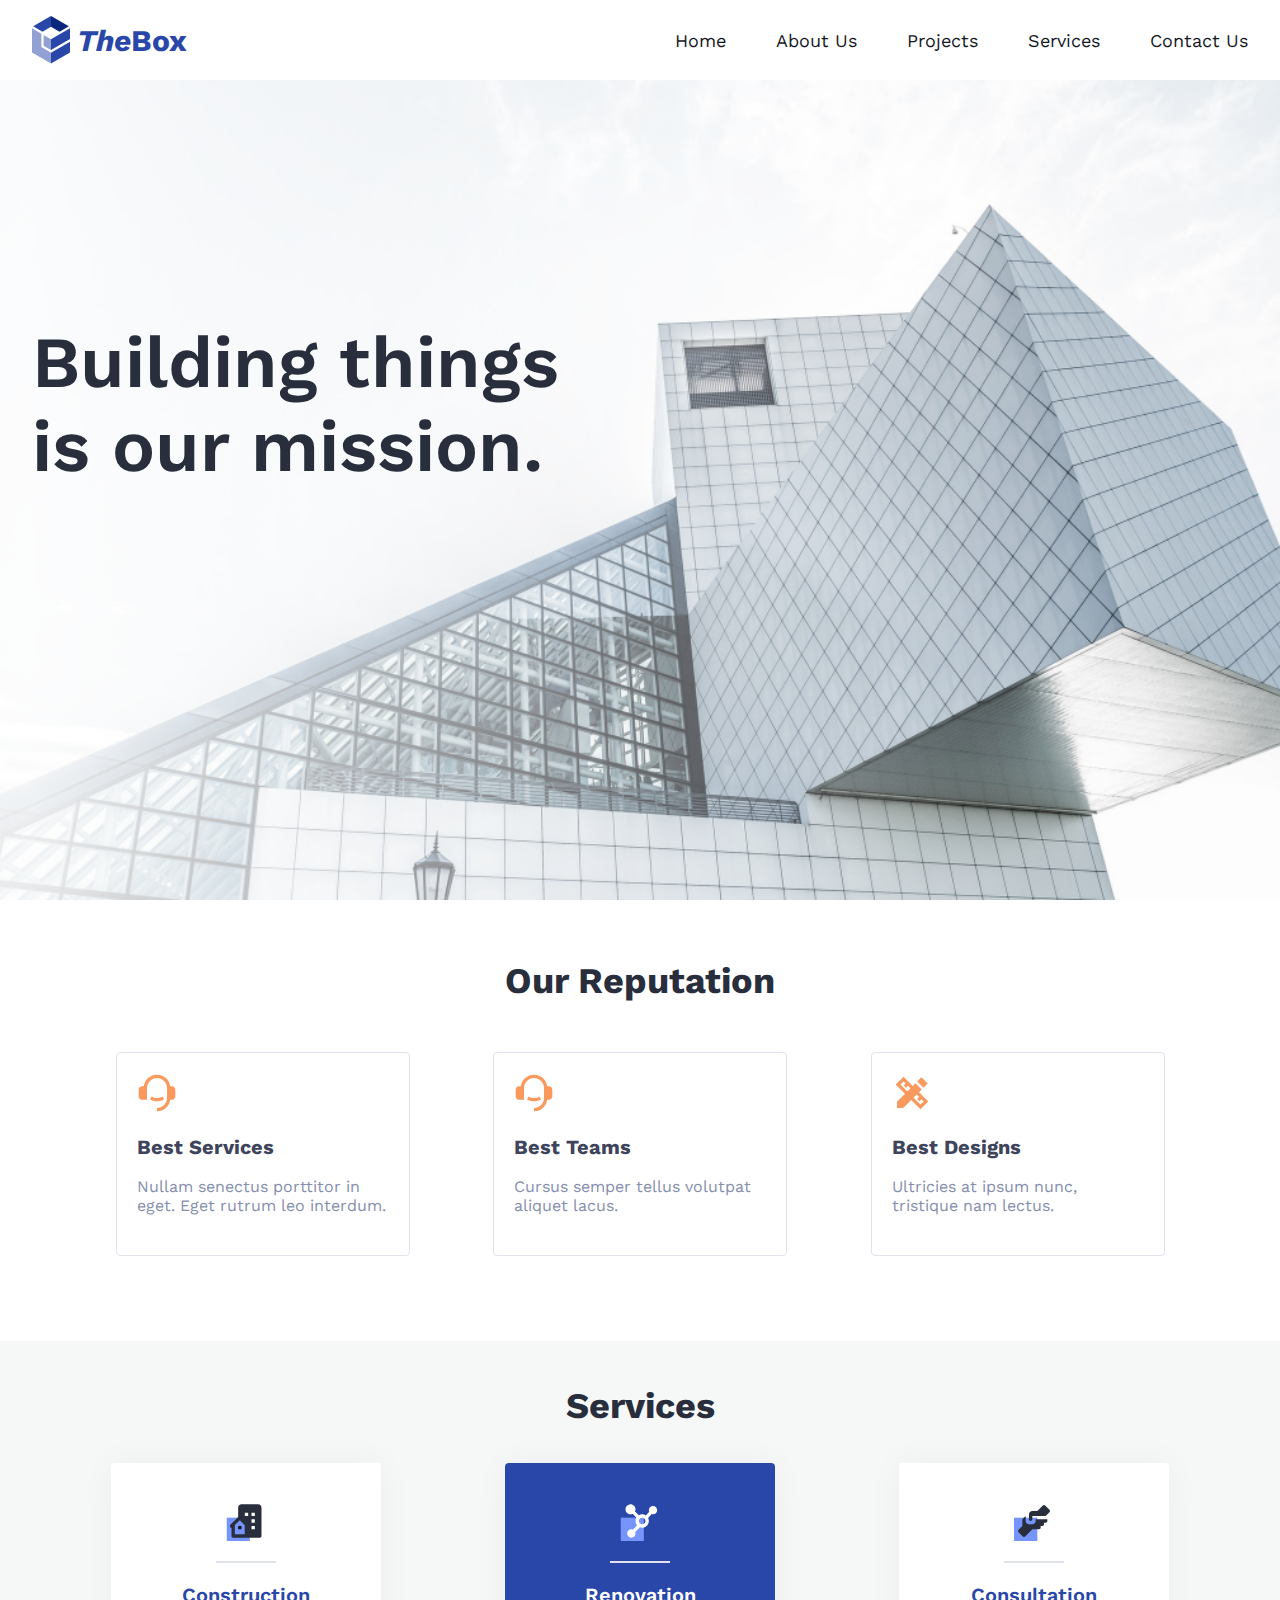
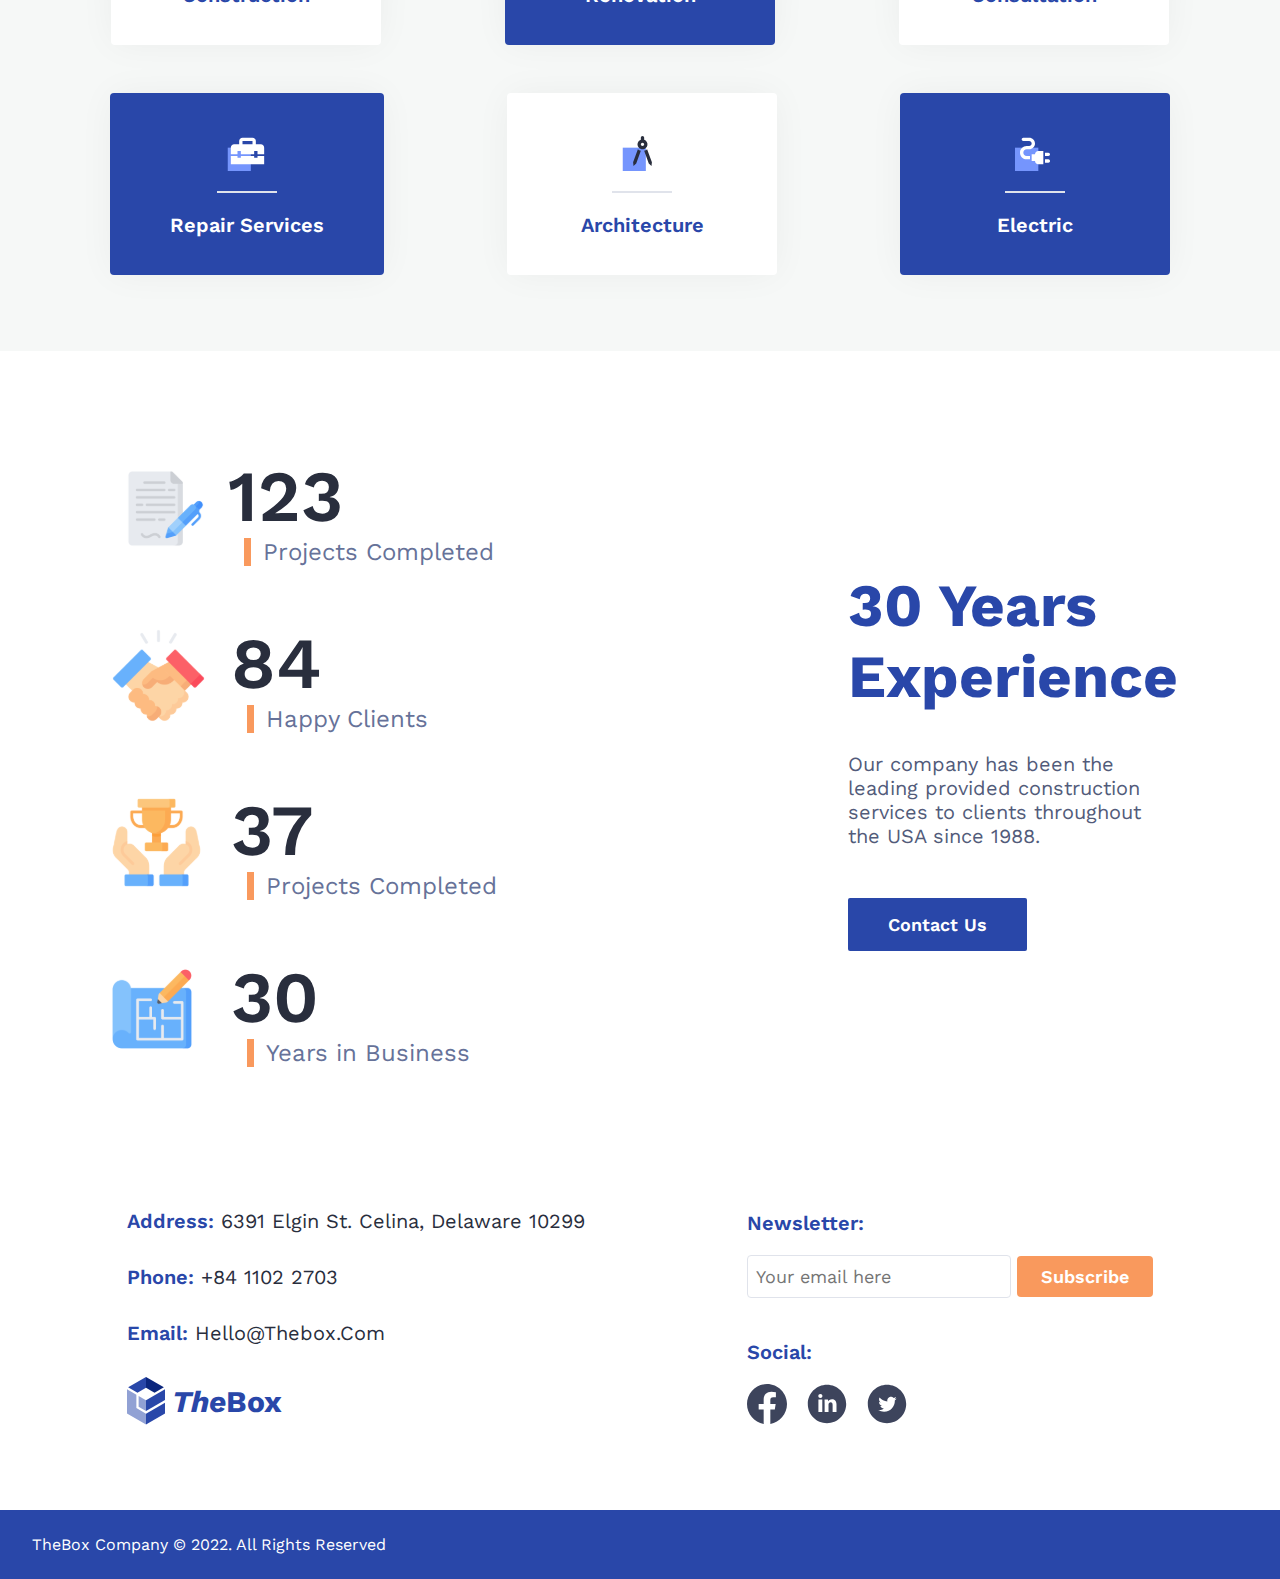
<file: src/index.html>
<!DOCTYPE html>
<html lang="en">
<head>
  <meta charset="UTF-8">
  <meta name="viewport" content="width=device-width, initial-scale=1.0">
  <link rel="stylesheet" href="./css/global.css">
  <link rel="stylesheet" href="./css//header/header.css">
  <link rel="stylesheet" href="./css/main/main.css">
  <link rel="stylesheet" href="./css/footer/footer.css">
  <link href="https://fonts.googleapis.com/css2?family=Work+Sans:wght@400;600;700&display=swap" rel="stylesheet">
  <title>Document</title>
</head>
<body>
  <header class="header">
    <div class="container header__container">
      <div class="header-logo">
        <img src="./img/header/logo.svg" alt="Logo">
        <p><span>The</span>Box</p>
      </div>
      <nav class="nav">
        <ul class="nav-list">
          <li><a href="#">Home</a></li>
          <li><a href="#">About Us</a></li>
          <li><a href="#">Projects</a></li>
          <li><a href="#">Services</a></li>
          <li><a href="#">Contact Us</a></li>
        </ul>
      </nav>
    </div>
  </header>
  <main class="main">
    <section class="main-screen">
      <div class="container">
        <div class="main-screen__text">
          <h1>Building things is our mission.</h1>
        </div>
      </div>
    </section>
    <section class="main-reputation">
      <div class="container">
        <div class="reputation-content">
          <div class="reputation-content__text">
            <h2>Our Reputation</h2>
          </div>
          <div class="reputation-content__cards">
            <div class="card-reputation">
              <img src="./img/main/reputation/teams.svg" alt="Teams">
              <div>Best Services</div>
              <p>Nullam senectus porttitor in eget. Eget rutrum leo interdum.</p>
            </div>
            <div class="card-reputation">
              <img src="./img/main/reputation/teams.svg" alt="Teams">
              <div>Best Teams</div>
              <p>Cursus semper tellus volutpat aliquet lacus. </p>
            </div>
            <div class="card-reputation">
              <img src="./img/main/reputation/designs.svg" alt="Designs">
              <div>Best Designs</div>
              <p>Ultricies at ipsum nunc, tristique nam lectus.</p>
            </div>
          </div>
        </div>
      </div>
    </section>
    <section class="main-services">
      <div class="container">
        <div class="services-content">
          <div class="services-content__text">
            <h2>Services</h2>
          </div>
          <div class="services-content__cards">
            <div class="card-services">
              <div>
                <img src="./img/main/services/1.svg" alt="Construction">
              </div>
              <p>Construction</p>
            </div>
            <div class="card-services">
              <div>
                <img src="./img/main/services/2.svg" alt="Renovation">
              </div>
              <p>Renovation</p>
            </div>
            <div class="card-services">
              <div>
                <img src="./img/main/services/3.svg" alt="Consultation">
              </div>
              <p>Consultation</p>
            </div>
            <div class="card-services">
              <div>
                <img src="./img/main/services/4.svg" alt="Repair Services">
              </div>
              <p>Repair Services</p>
            </div>
            <div class="card-services">
              <div>
                <img src="./img/main/services/5.svg" alt="Architecture">
              </div>
              <p>Architecture</p>
            </div>
            <div class="card-services">
              <div>
                <img src="./img/main/services/6.svg" alt="Electric">
              </div>
              <p>Electric</p>
            </div>
          </div>
        </div>
      </div>
    </section>
    <section class="main-experience">
      <div class="container">
        <div class="experience-content">
          <div class="experience-content__progress">
            <div class="progress-cards">
              <div class="card-progress">
                <div class="card-progress__image">
                  <img src="./img/main/experience/1.svg" alt="1">
                </div>
                <div class="card-progress__info">
                  <div class="title">123</div>
                  <div class="descr">
                    <div></div>
                    <p>Projects Completed</p>
                  </div>
                </div>
              </div>
              <div class="card-progress">
                <div class="card-progress__image">
                  <img src="./img/main/experience/2.svg" alt="2">
                </div>
                <div class="card-progress__info">
                  <div class="title">84</div>
                  <div class="descr">
                    <div></div>
                    <p>Happy Clients</p>
                  </div>
                </div>
              </div>
              <div class="card-progress">
                <div class="card-progress__image">
                  <img src="./img/main/experience/3.svg" alt="3">
                </div>
                <div class="card-progress__info">
                  <div class="title">37</div>
                  <div class="descr">
                    <div></div>
                    <p>Projects Completed</p>
                  </div>
                </div>
              </div>
              <div class="card-progress">
                <div class="card-progress__image">
                  <img src="./img/main/experience/4.svg" alt="4">
                </div>
                <div class="card-progress__info">
                  <div class="title">30</div>
                  <div class="descr">
                    <div></div>
                    <p>Years in Business</p>
                  </div>
                </div>
              </div>
            </div>
          </div>
          <div class="experience-content__info">
            <h2>30 Years Experience</h2>
            <div class="info-descr">Our company has been the leading provided construction services to clients throughout the USA since 1988.</div>
            <button type="button">Contact Us</button>
          </div>
        </div>
      </div>
    </section>
    <section class="main-contacts">
      <div class="container">
        <div class="contacts-content">
          <div class="contacts-info">
            <div><span>Address:</span> 6391 Elgin St. Celina, Delaware 10299</div>
            <div><span>Phone:</span> +84 1102 2703</div>
            <div><span>Email:</span> hello@thebox.com</div>
            <div class="header-logo">
              <img src="./img/header/logo.svg" alt="Logo">
              <p><span>The</span>Box</p>
            </div>
          </div>
          <div class="contacts-links">
            <div class="contacts-links__title">Newsletter:</div>
            <form action="subscribe" class="contacts-links__form">
              <input type="text" placeholder="Your email here" class="form-input">
              <button>Subscribe</button>
            </form>
            <div class="contacts-links__title">Social:</div>
            <div class="contacts-links__socialNetwork">
              <div>
                <a href="#">
                  <img src="./img/footer/facebook.svg" alt="Facebook">
                </a>
              </div>
              <div>
                <a href="#">
                  <img src="./img/footer/linkedin.svg" alt="Linkedin">
                </a>
              </div>
              <div>
                <a href="#">
                  <img src="./img/footer/twitter.svg" alt="Twitter">
                </a>
              </div>
            </div>
          </div>
        </>
      </div>
    </section>
  </main>
  <footer class="footer">
    <div class="container">
      <div class="footer-descr">
        TheBox Company © 2022. All Rights Reserved
      </div>
    </div>
  </footer>
</body>
</html>
</file>
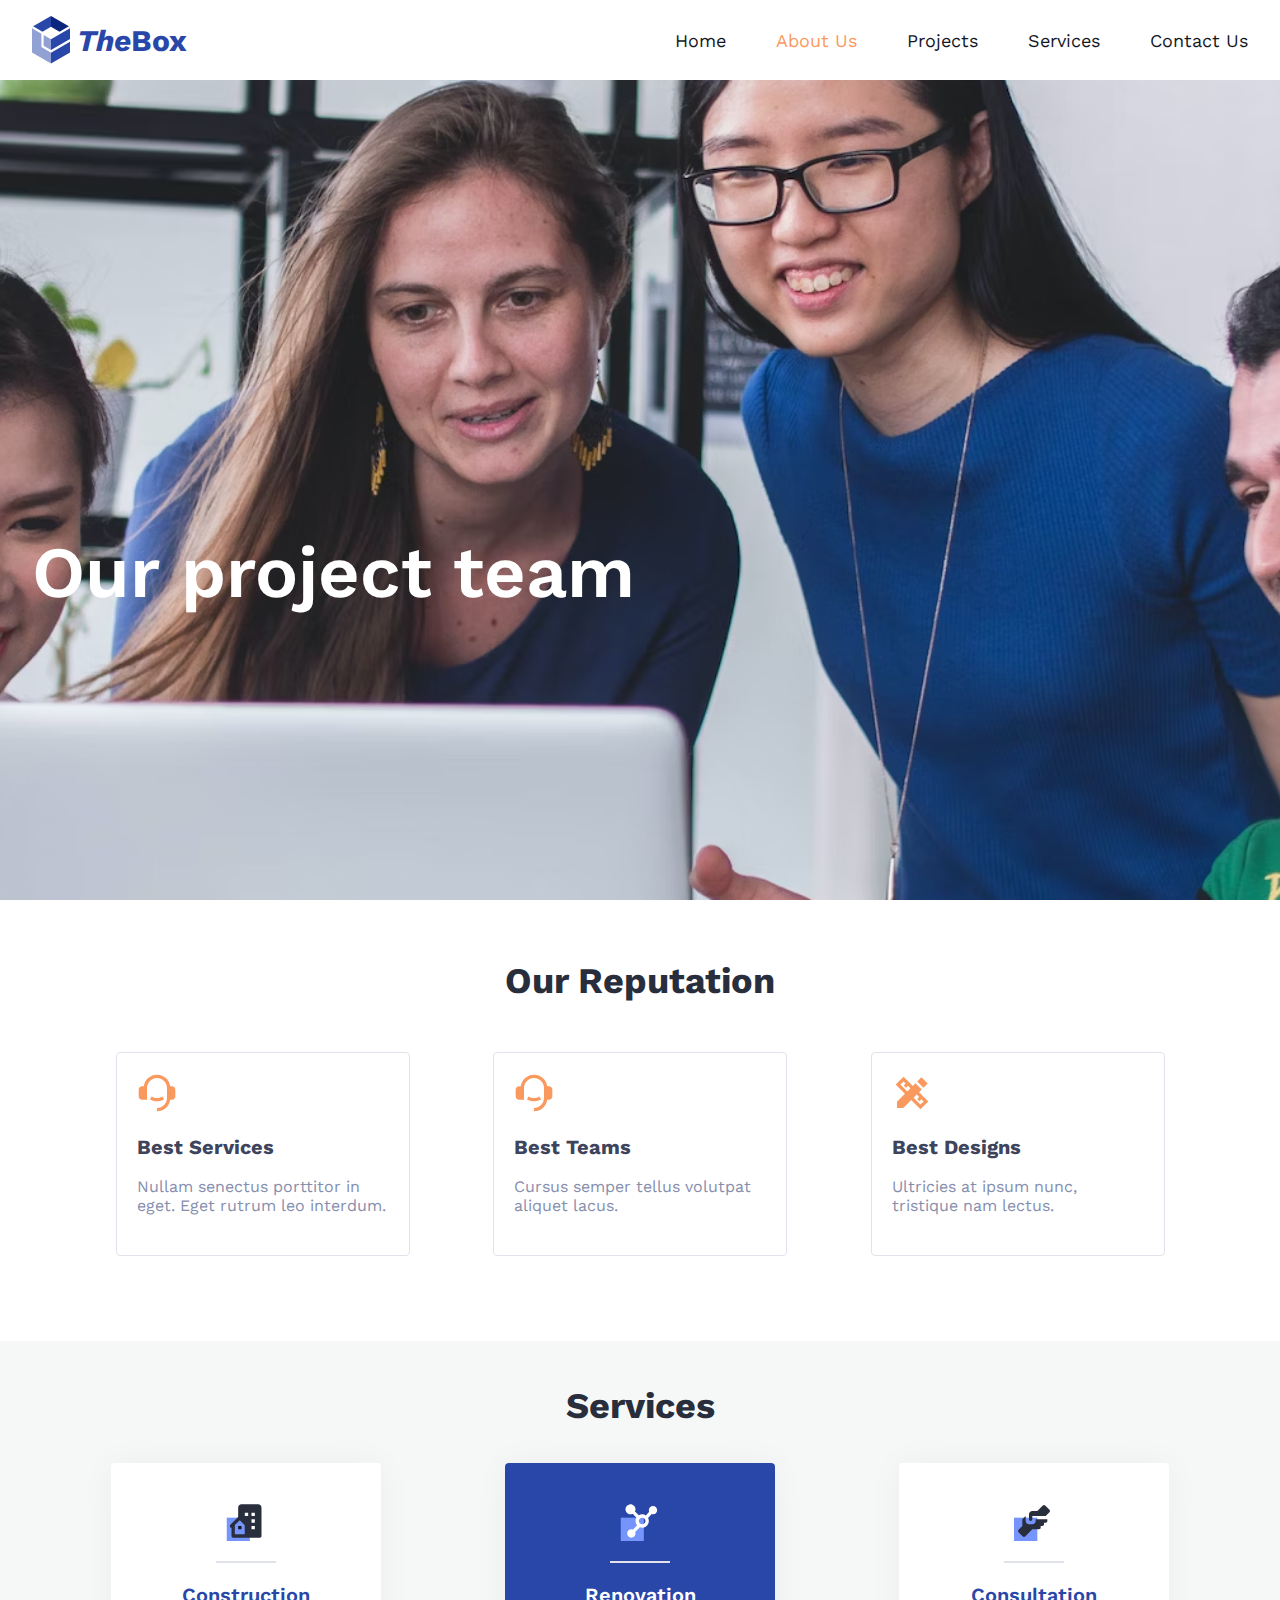
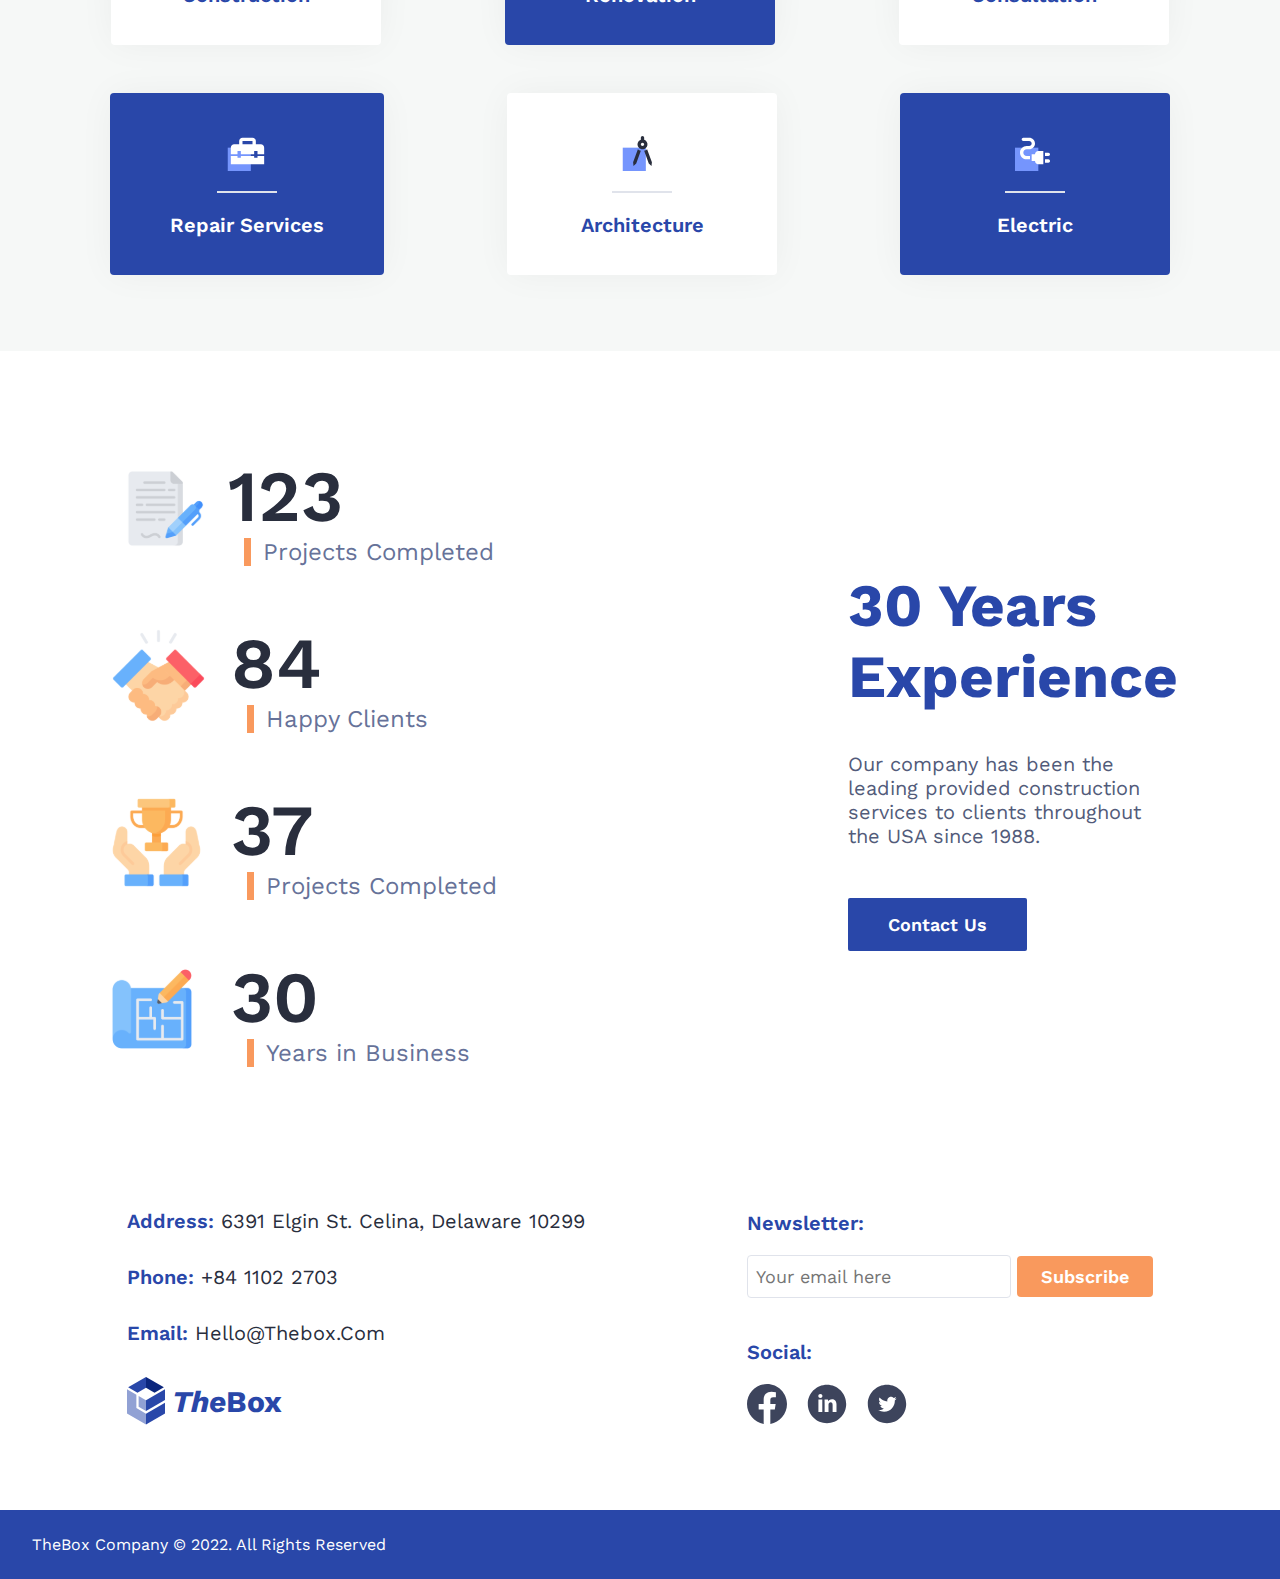
<file: src/pages/about/about.html>
<!DOCTYPE html>
<html lang="en">
<head>
  <meta charset="UTF-8">
  <meta name="viewport" content="width=device-width, initial-scale=1.0">
  <link rel="stylesheet" href="/src/css/global.css">
  <link rel="stylesheet" href="/src/css//header/header.css">
  <link rel="stylesheet" href="/src/css/main/main.css">
  <link rel="stylesheet" href="/src/css/footer/footer.css">
  <link href="https://fonts.googleapis.com/css2?family=Work+Sans:wght@400;600;700&display=swap" rel="stylesheet">
  <title>Document</title>
</head>
<body>
  <header class="header">
    <div class="container header__container">
      <div class="header-logo">
        <img src="/src/img/header/logo.svg" alt="Logo">
        <p><span>The</span>Box</p>
      </div>
      <nav class="nav">
        <ul class="nav-list">
          <li><a href="/src/index.html">Home</a></li>
          <li><a style="color: #F9995D;" href="#">About Us</a></li>
          <li><a href="/src/pages/projects/projects.html">Projects</a></li>
          <li><a href="/src/pages/services/services.html">Services</a></li>
          <li><a href="/src/pages/contact/contact.html">Contact Us</a></li>
        </ul>
      </nav>
    </div>
  </header>
  <main class="main">
    <section class="main-screen about-bg">
      <div class="container">
        <div class="main-screen__text about__text">
          <h1>Our project team</h1>
        </div>
      </div>
    </section>
    <section class="main-reputation">
      <div class="container">
        <div class="reputation-content">
          <div class="reputation-content__text">
            <h2>Our Reputation</h2>
          </div>
          <div class="reputation-content__cards">
            <div class="card-reputation">
              <img src="/src/img/main/reputation/teams.svg" alt="Teams">
              <div>Best Services</div>
              <p>Nullam senectus porttitor in eget. Eget rutrum leo interdum.</p>
            </div>
            <div class="card-reputation">
              <img src="/src/img/main/reputation/teams.svg" alt="Teams">
              <div>Best Teams</div>
              <p>Cursus semper tellus volutpat aliquet lacus. </p>
            </div>
            <div class="card-reputation">
              <img src="/src/img/main/reputation/designs.svg" alt="Designs">
              <div>Best Designs</div>
              <p>Ultricies at ipsum nunc, tristique nam lectus.</p>
            </div>
          </div>
        </div>
      </div>
    </section>
    <section class="main-services">
      <div class="container">
        <div class="services-content">
          <div class="services-content__text">
            <h2>Services</h2>
          </div>
          <div class="services-content__cards">
            <div class="card-services">
              <div>
                <img src="/src/img/main/services/1.svg" alt="Construction">
              </div>
              <p>Construction</p>
            </div>
            <div class="card-services">
              <div>
                <img src="/src/img/main/services/2.svg" alt="Renovation">
              </div>
              <p>Renovation</p>
            </div>
            <div class="card-services">
              <div>
                <img src="/src/img/main/services/3.svg" alt="Consultation">
              </div>
              <p>Consultation</p>
            </div>
            <div class="card-services">
              <div>
                <img src="/src/img/main/services/4.svg" alt="Repair Services">
              </div>
              <p>Repair Services</p>
            </div>
            <div class="card-services">
              <div>
                <img src="/src/img/main/services/5.svg" alt="Architecture">
              </div>
              <p>Architecture</p>
            </div>
            <div class="card-services">
              <div>
                <img src="/src/img/main/services/6.svg" alt="Electric">
              </div>
              <p>Electric</p>
            </div>
          </div>
        </div>
      </div>
    </section>
    <section class="main-experience">
      <div class="container">
        <div class="experience-content">
          <div class="experience-content__progress">
            <div class="progress-cards">
              <div class="card-progress">
                <div class="card-progress__image">
                  <img src="/src/img/main/experience/1.svg" alt="1">
                </div>
                <div class="card-progress__info">
                  <div class="title">123</div>
                  <div class="descr">
                    <div></div>
                    <p>Projects Completed</p>
                  </div>
                </div>
              </div>
              <div class="card-progress">
                <div class="card-progress__image">
                  <img src="/src/img/main/experience/2.svg" alt="2">
                </div>
                <div class="card-progress__info">
                  <div class="title">84</div>
                  <div class="descr">
                    <div></div>
                    <p>Happy Clients</p>
                  </div>
                </div>
              </div>
              <div class="card-progress">
                <div class="card-progress__image">
                  <img src="/src/img/main/experience/3.svg" alt="3">
                </div>
                <div class="card-progress__info">
                  <div class="title">37</div>
                  <div class="descr">
                    <div></div>
                    <p>Projects Completed</p>
                  </div>
                </div>
              </div>
              <div class="card-progress">
                <div class="card-progress__image">
                  <img src="/src/img/main/experience/4.svg" alt="4">
                </div>
                <div class="card-progress__info">
                  <div class="title">30</div>
                  <div class="descr">
                    <div></div>
                    <p>Years in Business</p>
                  </div>
                </div>
              </div>
            </div>
          </div>
          <div class="experience-content__info">
            <h2>30 Years Experience</h2>
            <div class="info-descr">Our company has been the leading provided construction services to clients throughout the USA since 1988.</div>
            <button type="button">Contact Us</button>
          </div>
        </div>
      </div>
    </section>
    <section class="main-contacts">
      <div class="container">
        <div class="contacts-content">
          <div class="contacts-info">
            <div><span>Address:</span> 6391 Elgin St. Celina, Delaware 10299</div>
            <div><span>Phone:</span> +84 1102 2703</div>
            <div><span>Email:</span> hello@thebox.com</div>
            <div class="header-logo">
              <img src="/src/img/header/logo.svg" alt="Logo">
              <p><span>The</span>Box</p>
            </div>
          </div>
          <div class="contacts-links">
            <div class="contacts-links__title">Newsletter:</div>
            <form action="subscribe" class="contacts-links__form">
              <input type="text" placeholder="Your email here" class="form-input">
              <button>Subscribe</button>
            </form>
            <div class="contacts-links__title">Social:</div>
            <div class="contacts-links__socialNetwork">
              <div>
                <a href="#">
                  <img src="/src/img/footer/facebook.svg" alt="Facebook">
                </a>
              </div>
              <div>
                <a href="#">
                  <img src="/src/img/footer/linkedin.svg" alt="Linkedin">
                </a>
              </div>
              <div>
                <a href="#">
                  <img src="/src/img/footer/twitter.svg" alt="Twitter">
                </a>
              </div>
            </div>
          </div>
        </>
      </div>
    </section>
  </main>
  <footer class="footer">
    <div class="container">
      <div class="footer-descr">
        TheBox Company © 2022. All Rights Reserved
      </div>
    </div>
  </footer>
</body>
</html>
</file>
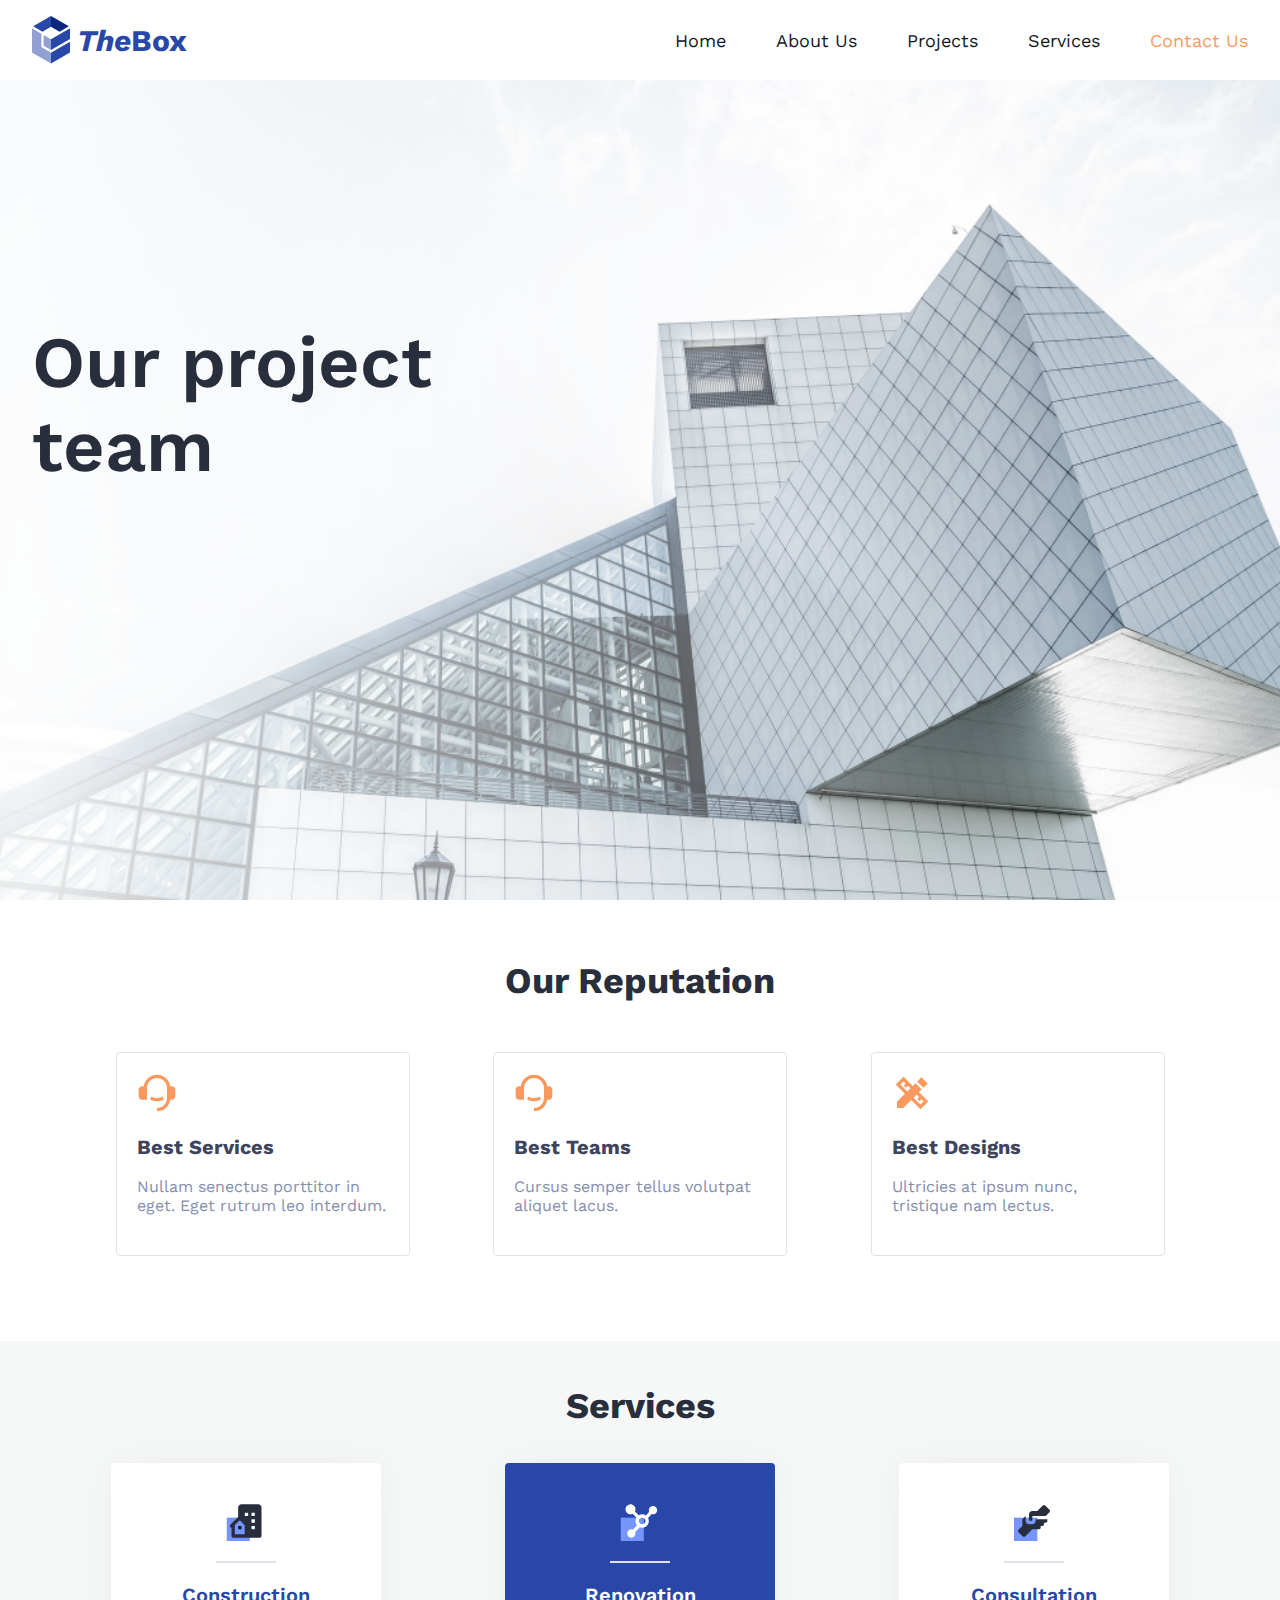
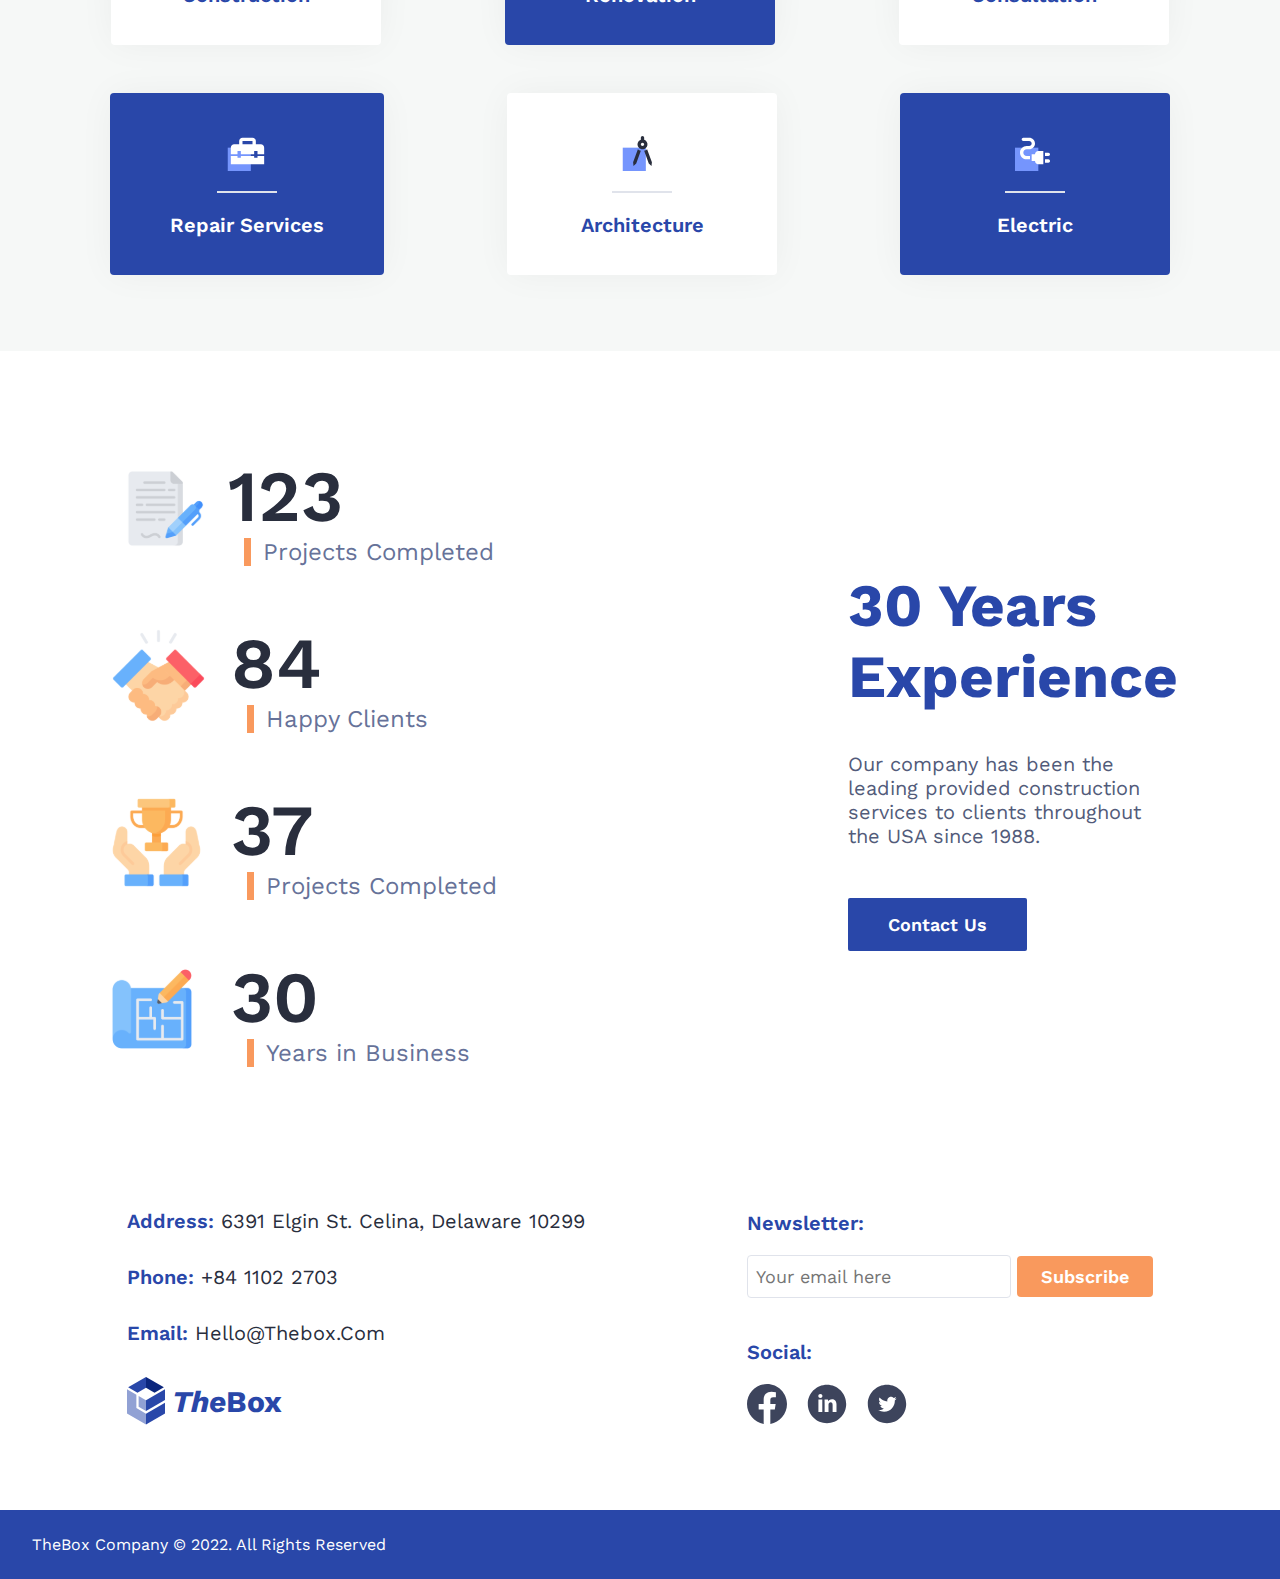
<file: src/pages/contact/contact.html>
<!DOCTYPE html>
<html lang="en">
<head>
  <meta charset="UTF-8">
  <meta name="viewport" content="width=device-width, initial-scale=1.0">
  <link rel="stylesheet" href="/src/css/global.css">
  <link rel="stylesheet" href="/src/css//header/header.css">
  <link rel="stylesheet" href="/src/css/main/main.css">
  <link rel="stylesheet" href="/src/css/footer/footer.css">
  <link href="https://fonts.googleapis.com/css2?family=Work+Sans:wght@400;600;700&display=swap" rel="stylesheet">
  <title>Document</title>
</head>
<body>
  <header class="header">
    <div class="container header__container">
      <div class="header-logo">
        <img src="/src/img/header/logo.svg" alt="Logo">
        <p><span>The</span>Box</p>
      </div>
      <nav class="nav">
        <ul class="nav-list">
          <li><a href="/src/index.html">Home</a></li>
          <li><a href="/src/pages/about/about.html">About Us</a></li>
          <li><a href="/src/pages/projects/projects.html">Projects</a></li>
          <li><a  href="/src/pages/services/services.html">Services</a></li>
          <li><a style="color: #F9995D;" href="/src/pages/contact/contact.html">Contact Us</a></li>
        </ul>
      </nav>
    </div>
  </header>
  <main class="main">
    <section class="main-screen">
      <div class="container">
        <div class="main-screen__text">
          <h1>Our project team</h1>
        </div>
      </div>
    </section>
    <section class="main-reputation">
      <div class="container">
        <div class="reputation-content">
          <div class="reputation-content__text">
            <h2>Our Reputation</h2>
          </div>
          <div class="reputation-content__cards">
            <div class="card-reputation">
              <img src="/src/img/main/reputation/teams.svg" alt="Teams">
              <div>Best Services</div>
              <p>Nullam senectus porttitor in eget. Eget rutrum leo interdum.</p>
            </div>
            <div class="card-reputation">
              <img src="/src/img/main/reputation/teams.svg" alt="Teams">
              <div>Best Teams</div>
              <p>Cursus semper tellus volutpat aliquet lacus. </p>
            </div>
            <div class="card-reputation">
              <img src="/src/img/main/reputation/designs.svg" alt="Designs">
              <div>Best Designs</div>
              <p>Ultricies at ipsum nunc, tristique nam lectus.</p>
            </div>
          </div>
        </div>
      </div>
    </section>
    <section class="main-services">
      <div class="container">
        <div class="services-content">
          <div class="services-content__text">
            <h2>Services</h2>
          </div>
          <div class="services-content__cards">
            <div class="card-services">
              <div>
                <img src="/src/img/main/services/1.svg" alt="Construction">
              </div>
              <p>Construction</p>
            </div>
            <div class="card-services">
              <div>
                <img src="/src/img/main/services/2.svg" alt="Renovation">
              </div>
              <p>Renovation</p>
            </div>
            <div class="card-services">
              <div>
                <img src="/src/img/main/services/3.svg" alt="Consultation">
              </div>
              <p>Consultation</p>
            </div>
            <div class="card-services">
              <div>
                <img src="/src/img/main/services/4.svg" alt="Repair Services">
              </div>
              <p>Repair Services</p>
            </div>
            <div class="card-services">
              <div>
                <img src="/src/img/main/services/5.svg" alt="Architecture">
              </div>
              <p>Architecture</p>
            </div>
            <div class="card-services">
              <div>
                <img src="/src/img/main/services/6.svg" alt="Electric">
              </div>
              <p>Electric</p>
            </div>
          </div>
        </div>
      </div>
    </section>
    <section class="main-experience">
      <div class="container">
        <div class="experience-content">
          <div class="experience-content__progress">
            <div class="progress-cards">
              <div class="card-progress">
                <div class="card-progress__image">
                  <img src="/src/img/main/experience/1.svg" alt="1">
                </div>
                <div class="card-progress__info">
                  <div class="title">123</div>
                  <div class="descr">
                    <div></div>
                    <p>Projects Completed</p>
                  </div>
                </div>
              </div>
              <div class="card-progress">
                <div class="card-progress__image">
                  <img src="/src/img/main/experience/2.svg" alt="2">
                </div>
                <div class="card-progress__info">
                  <div class="title">84</div>
                  <div class="descr">
                    <div></div>
                    <p>Happy Clients</p>
                  </div>
                </div>
              </div>
              <div class="card-progress">
                <div class="card-progress__image">
                  <img src="/src/img/main/experience/3.svg" alt="3">
                </div>
                <div class="card-progress__info">
                  <div class="title">37</div>
                  <div class="descr">
                    <div></div>
                    <p>Projects Completed</p>
                  </div>
                </div>
              </div>
              <div class="card-progress">
                <div class="card-progress__image">
                  <img src="/src/img/main/experience/4.svg" alt="4">
                </div>
                <div class="card-progress__info">
                  <div class="title">30</div>
                  <div class="descr">
                    <div></div>
                    <p>Years in Business</p>
                  </div>
                </div>
              </div>
            </div>
          </div>
          <div class="experience-content__info">
            <h2>30 Years Experience</h2>
            <div class="info-descr">Our company has been the leading provided construction services to clients throughout the USA since 1988.</div>
            <button type="button">Contact Us</button>
          </div>
        </div>
      </div>
    </section>
    <section class="main-contacts">
      <div class="container">
        <div class="contacts-content">
          <div class="contacts-info">
            <div><span>Address:</span> 6391 Elgin St. Celina, Delaware 10299</div>
            <div><span>Phone:</span> +84 1102 2703</div>
            <div><span>Email:</span> hello@thebox.com</div>
            <div class="header-logo">
              <img src="/src/img/header/logo.svg" alt="Logo">
              <p><span>The</span>Box</p>
            </div>
          </div>
          <div class="contacts-links">
            <div class="contacts-links__title">Newsletter:</div>
            <form action="subscribe" class="contacts-links__form">
              <input type="text" placeholder="Your email here" class="form-input">
              <button>Subscribe</button>
            </form>
            <div class="contacts-links__title">Social:</div>
            <div class="contacts-links__socialNetwork">
              <div>
                <a href="#">
                  <img src="/src/img/footer/facebook.svg" alt="Facebook">
                </a>
              </div>
              <div>
                <a href="#">
                  <img src="/src/img/footer/linkedin.svg" alt="Linkedin">
                </a>
              </div>
              <div>
                <a href="#">
                  <img src="/src/img/footer/twitter.svg" alt="Twitter">
                </a>
              </div>
            </div>
          </div>
        </>
      </div>
    </section>
  </main>
  <footer class="footer">
    <div class="container">
      <div class="footer-descr">
        TheBox Company © 2022. All Rights Reserved
      </div>
    </div>
  </footer>
</body>
</html>
</file>
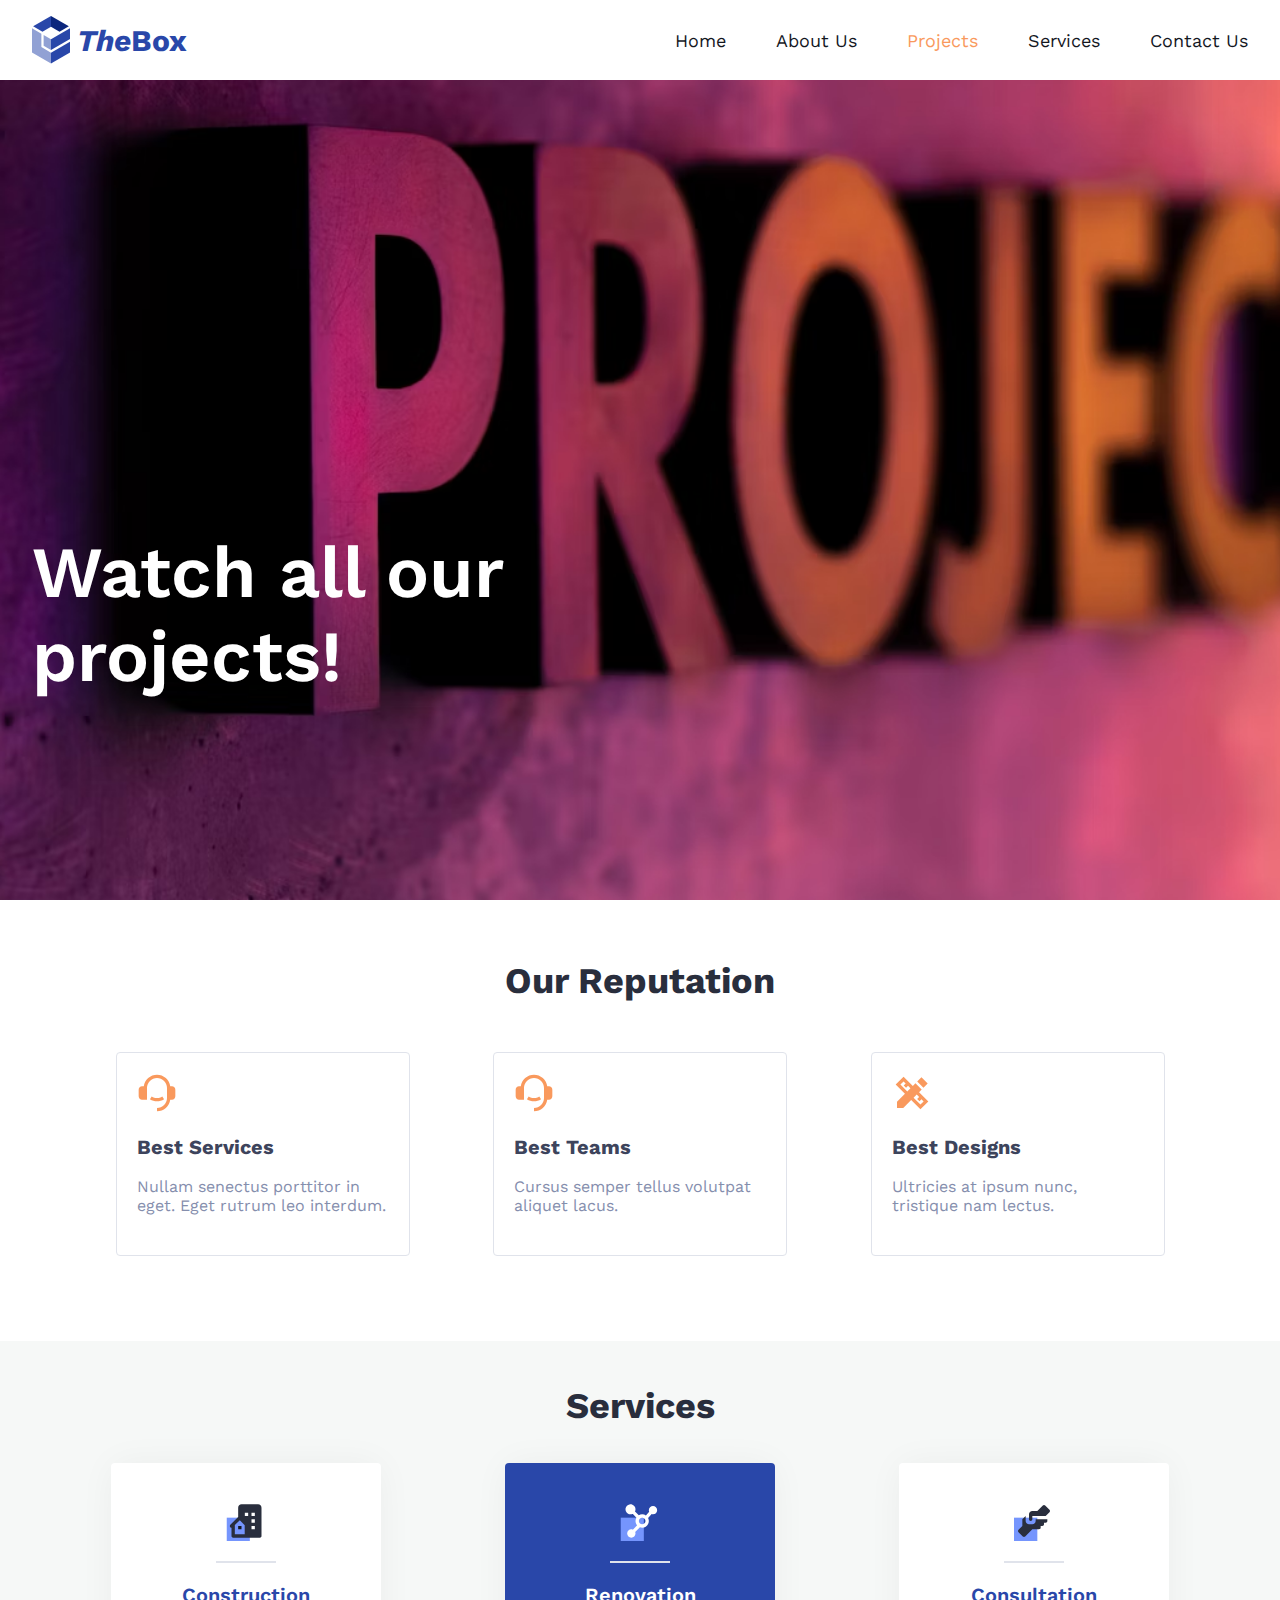
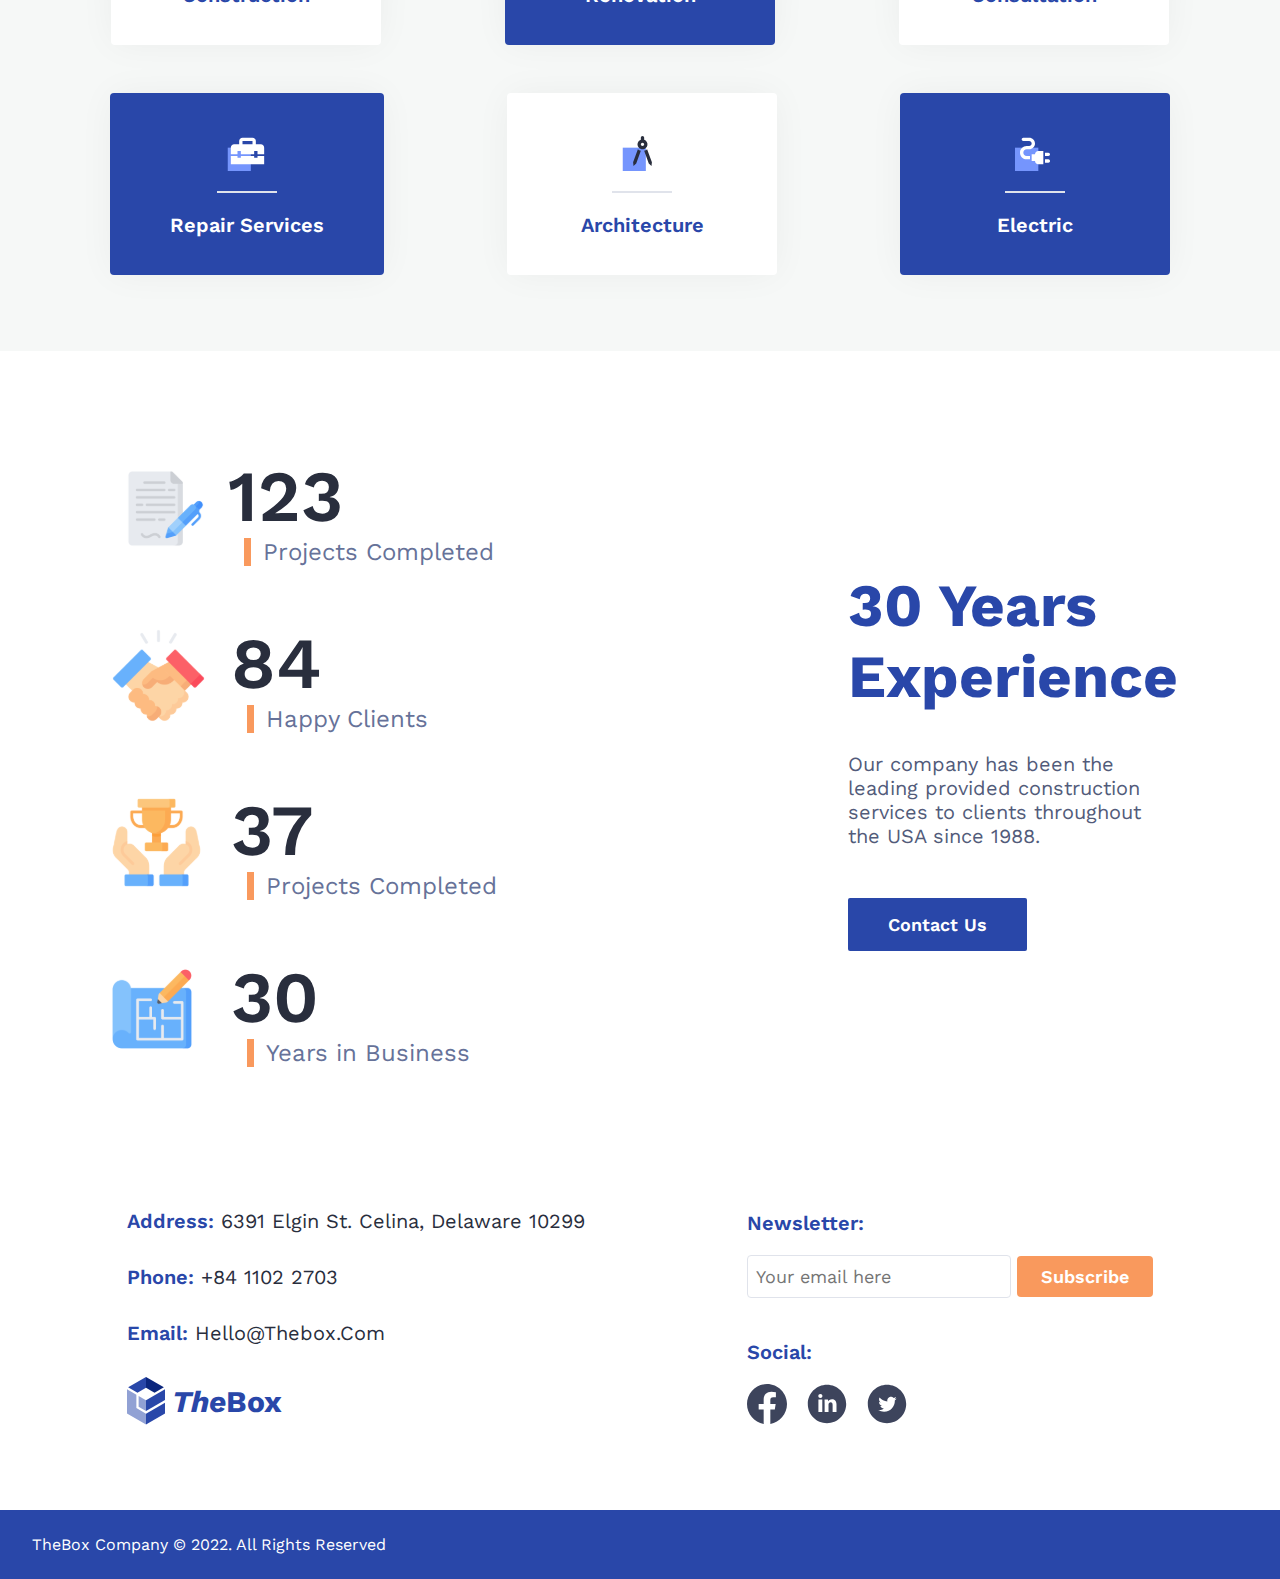
<file: src/pages/projects/projects.html>
<!DOCTYPE html>
<html lang="en">
<head>
  <meta charset="UTF-8">
  <meta name="viewport" content="width=device-width, initial-scale=1.0">
  <link rel="stylesheet" href="/src/css/global.css">
  <link rel="stylesheet" href="/src/css//header/header.css">
  <link rel="stylesheet" href="/src/css/main/main.css">
  <link rel="stylesheet" href="/src/css/footer/footer.css">
  <link href="https://fonts.googleapis.com/css2?family=Work+Sans:wght@400;600;700&display=swap" rel="stylesheet">
  <title>Document</title>
</head>
<body>
  <header class="header">
    <div class="container header__container">
      <div class="header-logo">
        <img src="/src/img/header/logo.svg" alt="Logo">
        <p><span>The</span>Box</p>
      </div>
      <nav class="nav">
        <ul class="nav-list">
          <li><a href="/src/index.html">Home</a></li>
          <li><a href="/src/pages/about/about.html">About Us</a></li>
          <li><a style="color: #F9995D;" href="/src/pages/projects/projects.html">Projects</a></li>
          <li><a href="/src/pages/services/services.html">Services</a></li>
          <li><a href="/src/pages/contact/contact.html">Contact Us</a></li>
        </ul>
      </nav>
    </div>
  </header>
  <main class="main">
    <section class="main-screen projects-bg">
      <div class="container">
        <div class="main-screen__text about__text">
          <h1>Watch all our projects!</h1>
        </div>
      </div>
    </section>
    <section class="main-reputation">
      <div class="container">
        <div class="reputation-content">
          <div class="reputation-content__text">
            <h2>Our Reputation</h2>
          </div>
          <div class="reputation-content__cards">
            <div class="card-reputation">
              <img src="/src/img/main/reputation/teams.svg" alt="Teams">
              <div>Best Services</div>
              <p>Nullam senectus porttitor in eget. Eget rutrum leo interdum.</p>
            </div>
            <div class="card-reputation">
              <img src="/src/img/main/reputation/teams.svg" alt="Teams">
              <div>Best Teams</div>
              <p>Cursus semper tellus volutpat aliquet lacus. </p>
            </div>
            <div class="card-reputation">
              <img src="/src/img/main/reputation/designs.svg" alt="Designs">
              <div>Best Designs</div>
              <p>Ultricies at ipsum nunc, tristique nam lectus.</p>
            </div>
          </div>
        </div>
      </div>
    </section>
    <section class="main-services">
      <div class="container">
        <div class="services-content">
          <div class="services-content__text">
            <h2>Services</h2>
          </div>
          <div class="services-content__cards">
            <div class="card-services">
              <div>
                <img src="/src/img/main/services/1.svg" alt="Construction">
              </div>
              <p>Construction</p>
            </div>
            <div class="card-services">
              <div>
                <img src="/src/img/main/services/2.svg" alt="Renovation">
              </div>
              <p>Renovation</p>
            </div>
            <div class="card-services">
              <div>
                <img src="/src/img/main/services/3.svg" alt="Consultation">
              </div>
              <p>Consultation</p>
            </div>
            <div class="card-services">
              <div>
                <img src="/src/img/main/services/4.svg" alt="Repair Services">
              </div>
              <p>Repair Services</p>
            </div>
            <div class="card-services">
              <div>
                <img src="/src/img/main/services/5.svg" alt="Architecture">
              </div>
              <p>Architecture</p>
            </div>
            <div class="card-services">
              <div>
                <img src="/src/img/main/services/6.svg" alt="Electric">
              </div>
              <p>Electric</p>
            </div>
          </div>
        </div>
      </div>
    </section>
    <section class="main-experience">
      <div class="container">
        <div class="experience-content">
          <div class="experience-content__progress">
            <div class="progress-cards">
              <div class="card-progress">
                <div class="card-progress__image">
                  <img src="/src/img/main/experience/1.svg" alt="1">
                </div>
                <div class="card-progress__info">
                  <div class="title">123</div>
                  <div class="descr">
                    <div></div>
                    <p>Projects Completed</p>
                  </div>
                </div>
              </div>
              <div class="card-progress">
                <div class="card-progress__image">
                  <img src="/src/img/main/experience/2.svg" alt="2">
                </div>
                <div class="card-progress__info">
                  <div class="title">84</div>
                  <div class="descr">
                    <div></div>
                    <p>Happy Clients</p>
                  </div>
                </div>
              </div>
              <div class="card-progress">
                <div class="card-progress__image">
                  <img src="/src/img/main/experience/3.svg" alt="3">
                </div>
                <div class="card-progress__info">
                  <div class="title">37</div>
                  <div class="descr">
                    <div></div>
                    <p>Projects Completed</p>
                  </div>
                </div>
              </div>
              <div class="card-progress">
                <div class="card-progress__image">
                  <img src="/src/img/main/experience/4.svg" alt="4">
                </div>
                <div class="card-progress__info">
                  <div class="title">30</div>
                  <div class="descr">
                    <div></div>
                    <p>Years in Business</p>
                  </div>
                </div>
              </div>
            </div>
          </div>
          <div class="experience-content__info">
            <h2>30 Years Experience</h2>
            <div class="info-descr">Our company has been the leading provided construction services to clients throughout the USA since 1988.</div>
            <button type="button">Contact Us</button>
          </div>
        </div>
      </div>
    </section>
    <section class="main-contacts">
      <div class="container">
        <div class="contacts-content">
          <div class="contacts-info">
            <div><span>Address:</span> 6391 Elgin St. Celina, Delaware 10299</div>
            <div><span>Phone:</span> +84 1102 2703</div>
            <div><span>Email:</span> hello@thebox.com</div>
            <div class="header-logo">
              <img src="/src/img/header/logo.svg" alt="Logo">
              <p><span>The</span>Box</p>
            </div>
          </div>
          <div class="contacts-links">
            <div class="contacts-links__title">Newsletter:</div>
            <form action="subscribe" class="contacts-links__form">
              <input type="text" placeholder="Your email here" class="form-input">
              <button>Subscribe</button>
            </form>
            <div class="contacts-links__title">Social:</div>
            <div class="contacts-links__socialNetwork">
              <div>
                <a href="#">
                  <img src="/src/img/footer/facebook.svg" alt="Facebook">
                </a>
              </div>
              <div>
                <a href="#">
                  <img src="/src/img/footer/linkedin.svg" alt="Linkedin">
                </a>
              </div>
              <div>
                <a href="#">
                  <img src="/src/img/footer/twitter.svg" alt="Twitter">
                </a>
              </div>
            </div>
          </div>
        </>
      </div>
    </section>
  </main>
  <footer class="footer">
    <div class="container">
      <div class="footer-descr">
        TheBox Company © 2022. All Rights Reserved
      </div>
    </div>
  </footer>
</body>
</html>
</file>
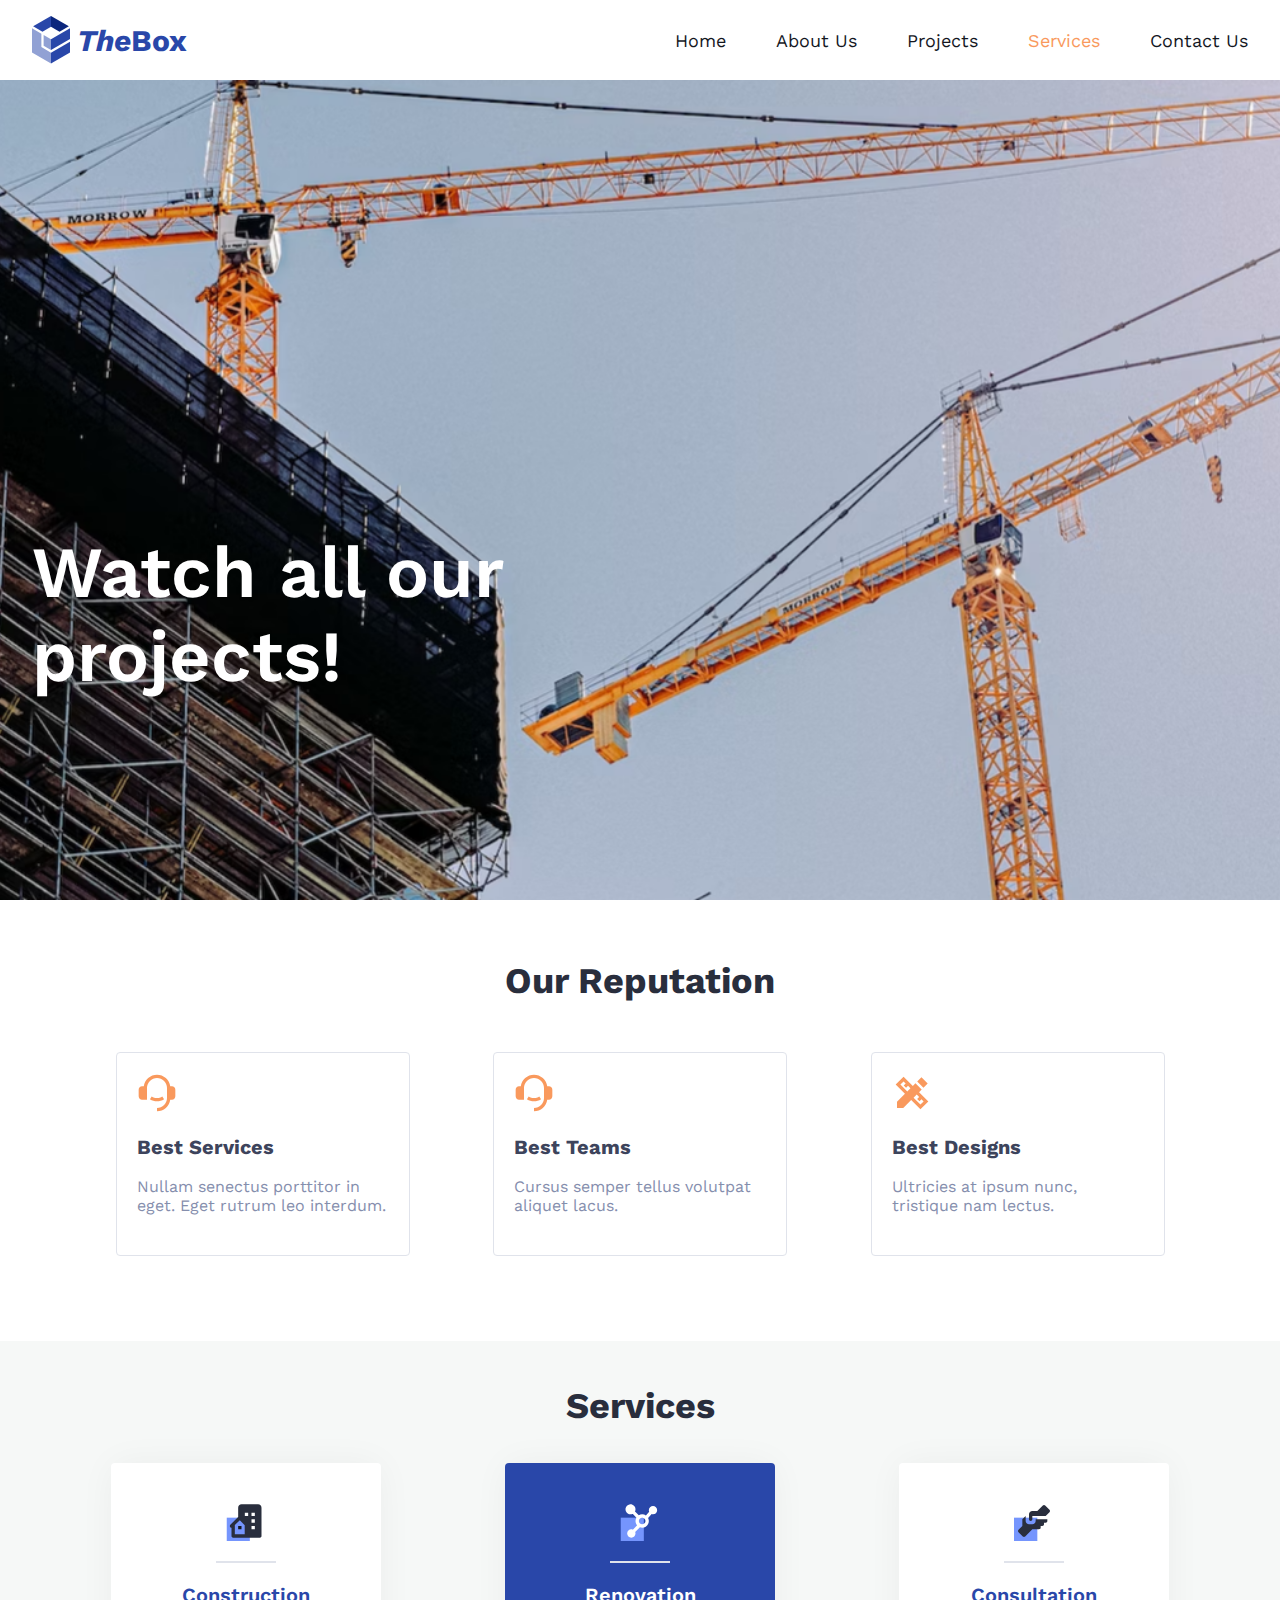
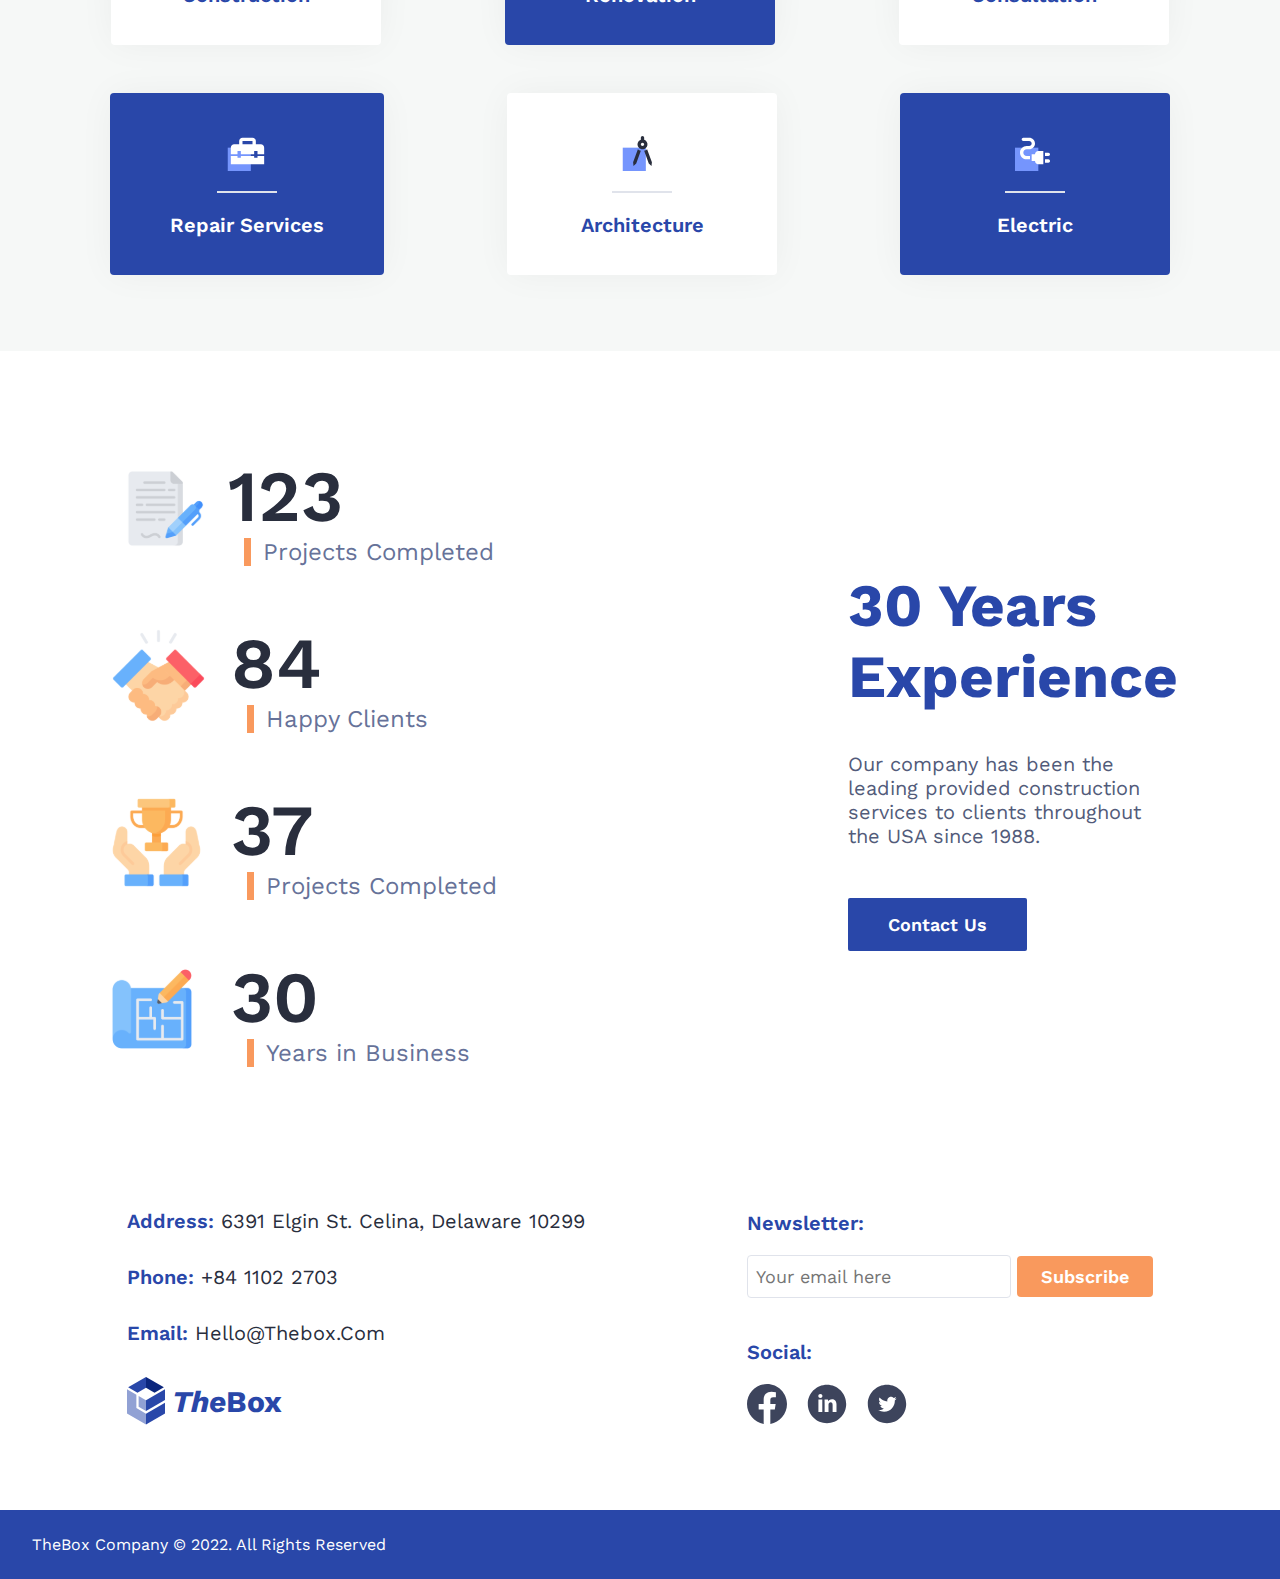
<file: src/pages/services/services.html>
<!DOCTYPE html>
<html lang="en">
<head>
  <meta charset="UTF-8">
  <meta name="viewport" content="width=device-width, initial-scale=1.0">
  <link rel="stylesheet" href="/src/css/global.css">
  <link rel="stylesheet" href="/src/css//header/header.css">
  <link rel="stylesheet" href="/src/css/main/main.css">
  <link rel="stylesheet" href="/src/css/footer/footer.css">
  <link href="https://fonts.googleapis.com/css2?family=Work+Sans:wght@400;600;700&display=swap" rel="stylesheet">
  <title>Document</title>
</head>
<body>
  <header class="header">
    <div class="container header__container">
      <div class="header-logo">
        <img src="/src/img/header/logo.svg" alt="Logo">
        <p><span>The</span>Box</p>
      </div>
      <nav class="nav">
        <ul class="nav-list">
          <li><a href="/src/index.html">Home</a></li>
          <li><a href="/src/pages/about/about.html">About Us</a></li>
          <li><a href="/src/pages/projects/projects.html">Projects</a></li>
          <li><a style="color: #F9995D;" href="/src/pages/services/services.html">Services</a></li>
          <li><a href="/src/pages/contact/contact.html">Contact Us</a></li>
        </ul>
      </nav>
    </div>
  </header>
  <main class="main">
    <section class="main-screen services-bg">
      <div class="container">
        <div class="main-screen__text about__text">
          <h1>Watch all our projects!</h1>
        </div>
      </div>
    </section>
    <section class="main-reputation">
      <div class="container">
        <div class="reputation-content">
          <div class="reputation-content__text">
            <h2>Our Reputation</h2>
          </div>
          <div class="reputation-content__cards">
            <div class="card-reputation">
              <img src="/src/img/main/reputation/teams.svg" alt="Teams">
              <div>Best Services</div>
              <p>Nullam senectus porttitor in eget. Eget rutrum leo interdum.</p>
            </div>
            <div class="card-reputation">
              <img src="/src/img/main/reputation/teams.svg" alt="Teams">
              <div>Best Teams</div>
              <p>Cursus semper tellus volutpat aliquet lacus. </p>
            </div>
            <div class="card-reputation">
              <img src="/src/img/main/reputation/designs.svg" alt="Designs">
              <div>Best Designs</div>
              <p>Ultricies at ipsum nunc, tristique nam lectus.</p>
            </div>
          </div>
        </div>
      </div>
    </section>
    <section class="main-services">
      <div class="container">
        <div class="services-content">
          <div class="services-content__text">
            <h2>Services</h2>
          </div>
          <div class="services-content__cards">
            <div class="card-services">
              <div>
                <img src="/src/img/main/services/1.svg" alt="Construction">
              </div>
              <p>Construction</p>
            </div>
            <div class="card-services">
              <div>
                <img src="/src/img/main/services/2.svg" alt="Renovation">
              </div>
              <p>Renovation</p>
            </div>
            <div class="card-services">
              <div>
                <img src="/src/img/main/services/3.svg" alt="Consultation">
              </div>
              <p>Consultation</p>
            </div>
            <div class="card-services">
              <div>
                <img src="/src/img/main/services/4.svg" alt="Repair Services">
              </div>
              <p>Repair Services</p>
            </div>
            <div class="card-services">
              <div>
                <img src="/src/img/main/services/5.svg" alt="Architecture">
              </div>
              <p>Architecture</p>
            </div>
            <div class="card-services">
              <div>
                <img src="/src/img/main/services/6.svg" alt="Electric">
              </div>
              <p>Electric</p>
            </div>
          </div>
        </div>
      </div>
    </section>
    <section class="main-experience">
      <div class="container">
        <div class="experience-content">
          <div class="experience-content__progress">
            <div class="progress-cards">
              <div class="card-progress">
                <div class="card-progress__image">
                  <img src="/src/img/main/experience/1.svg" alt="1">
                </div>
                <div class="card-progress__info">
                  <div class="title">123</div>
                  <div class="descr">
                    <div></div>
                    <p>Projects Completed</p>
                  </div>
                </div>
              </div>
              <div class="card-progress">
                <div class="card-progress__image">
                  <img src="/src/img/main/experience/2.svg" alt="2">
                </div>
                <div class="card-progress__info">
                  <div class="title">84</div>
                  <div class="descr">
                    <div></div>
                    <p>Happy Clients</p>
                  </div>
                </div>
              </div>
              <div class="card-progress">
                <div class="card-progress__image">
                  <img src="/src/img/main/experience/3.svg" alt="3">
                </div>
                <div class="card-progress__info">
                  <div class="title">37</div>
                  <div class="descr">
                    <div></div>
                    <p>Projects Completed</p>
                  </div>
                </div>
              </div>
              <div class="card-progress">
                <div class="card-progress__image">
                  <img src="/src/img/main/experience/4.svg" alt="4">
                </div>
                <div class="card-progress__info">
                  <div class="title">30</div>
                  <div class="descr">
                    <div></div>
                    <p>Years in Business</p>
                  </div>
                </div>
              </div>
            </div>
          </div>
          <div class="experience-content__info">
            <h2>30 Years Experience</h2>
            <div class="info-descr">Our company has been the leading provided construction services to clients throughout the USA since 1988.</div>
            <button type="button">Contact Us</button>
          </div>
        </div>
      </div>
    </section>
    <section class="main-contacts">
      <div class="container">
        <div class="contacts-content">
          <div class="contacts-info">
            <div><span>Address:</span> 6391 Elgin St. Celina, Delaware 10299</div>
            <div><span>Phone:</span> +84 1102 2703</div>
            <div><span>Email:</span> hello@thebox.com</div>
            <div class="header-logo">
              <img src="/src/img/header/logo.svg" alt="Logo">
              <p><span>The</span>Box</p>
            </div>
          </div>
          <div class="contacts-links">
            <div class="contacts-links__title">Newsletter:</div>
            <form action="subscribe" class="contacts-links__form">
              <input type="text" placeholder="Your email here" class="form-input">
              <button>Subscribe</button>
            </form>
            <div class="contacts-links__title">Social:</div>
            <div class="contacts-links__socialNetwork">
              <div>
                <a href="#">
                  <img src="/src/img/footer/facebook.svg" alt="Facebook">
                </a>
              </div>
              <div>
                <a href="#">
                  <img src="/src/img/footer/linkedin.svg" alt="Linkedin">
                </a>
              </div>
              <div>
                <a href="#">
                  <img src="/src/img/footer/twitter.svg" alt="Twitter">
                </a>
              </div>
            </div>
          </div>
        </>
      </div>
    </section>
  </main>
  <footer class="footer">
    <div class="container">
      <div class="footer-descr">
        TheBox Company © 2022. All Rights Reserved
      </div>
    </div>
  </footer>
</body>
</html>
</file>
<file: src/css/global.css>
* {
  box-sizing: border-box;
  margin: 0;
  padding: 0;
}

ul {
  list-style: none;
}

a {
  text-decoration: none;
}

h2 {
  font-family: Work Sans;
  font-size: 36px;
  font-weight: 700;
  text-align: center;

  color: #292E3D;
}

h3 {
  font-family: Work Sans;
  font-size: 72px;
  font-weight: 600;

  color:#292E3D;
}

body {
  width: 100vw;
  height: 100vh;
}

.container {
  max-width: 1246px;
  padding: 0 15px;
  margin: 0 auto;
}
</file>
<file: src/css/header/header.css>
.header {
  padding: 16px 0;
}

.header__container {
  display: flex;
  align-items: center;
  justify-content: space-between;
}

.header-logo {
  display: flex;
  align-items: center;
  gap: 7px;
}


.header-logo p {
  font-family: Work Sans;
  font-size: 30px;
  font-weight: 700;

  color: #2947A9;
}

.header-logo p span {
  font-style: italic;
}

.nav {
  display: flex;
  align-items: center;
}

.nav-list {
  display: flex;
  align-items: center;
  gap: 50px;
} 

.nav-list a {
  font-family: Work Sans;
  font-size: 18px;
  font-weight: 400;

  color: #14171F;
  transition: color 0.2s ease-in-out;
}

.nav-list a:hover {
  color: #F9995D;
}
</file>
<file: src/css/main/main.css>
.main {
  width: 100%;
}

.main-screen {
  height: calc(100vh - 80px);
  padding: 240px 0;

  background: url('../../img/main/main-screen-bg.png') center/cover no-repeat;
}

.main-screen__text {
  max-width: 556px;

  color: #292E3D;
}

.main-screen__text h1 {
  font-family: Work Sans;
  font-size: 72px;
  font-weight: 600;
}

.main-reputation {
  padding: 60px 0 85px 0;
}

.reputation-content__text {
  margin-bottom: 50px;
}


.reputation-content__cards {
  display: flex;
  align-items: center;
  justify-content: space-evenly;
}

.card-reputation {
  padding: 20px 18px 40px 20px;

  border-radius: 4px;
  border: 1.4px solid var(--neutral-100, #E0E3EB);

  font-family: Work Sans;
}

.card-reputation div {
  font-size: 20px;
  font-weight: 700;

  color: #3D445C;
}

.card-reputation p {
  font-size: 16px;
  font-weight: 400;

  color: #858EAD;
}

.card-reputation > :nth-child(1),
.card-reputation > :nth-child(2) {
  margin-bottom: 18px;
}

.card-reputation > :nth-child(2),
.card-reputation > :nth-child(3) {
  max-width: 254px;
}

.main-services {
  padding: 44px 0 76px 0;

  background-color: #F6F8F7;
}

.services-content__text {
  margin-bottom: 36px;
}

.services-content__cards {
  display: flex;
  flex-wrap: wrap;
  row-gap: 48px;
  column-gap: 45px;
  align-items: center;
  justify-content: space-evenly;
}

.card-services {
  min-width: 270px;
  padding: 38px 60px;

  color: #2947A9;
  background-color: #fff;
  border-radius: 4px;
  box-shadow: 0px 0px 37px -2px rgba(17, 24, 39, 0.05);
}

.card-services:nth-child(2n) {
  color: #fff;
  background-color: #2947A9;
}

.card-services div {
  position: relative;
  margin: 0 auto 20px auto;
  width: 60px;
  height: 62px;

  text-align: center;
}

.card-services div::after {
  content: "";
  position: absolute;
  bottom: 0;
  left: 0;
  width: 60px;
  height: 2px;
  background-color: #E0E3EB;
}

.card-services p {
  text-align: center;
  font-family: Work Sans;
  font-size: 20px;
  font-weight: 600;
}

.main-experience {
  padding: 103px 25px 57px 63px;
}

.experience-content {
  display: flex;
  align-items: center;
  justify-content: space-evenly;
  gap: 320px;
}

.progress-cards {
  display: flex;
  flex-direction: column;
  row-gap: 55px
}

.card-progress {
  display: flex;
  align-items: center;
  gap: 24px;
}

.card-progress:nth-child(1) {
  padding-left: 16px;
  gap: 5px;
}

.card-progress__image {
  min-width: 97px;
}

.title {
  font-family: Work Sans;
  font-size: 72px;
  font-weight: 600;

  color: #292E3D;
}

.descr {
  display: flex;
  padding-left: 16px;
  gap: 12px;

  font-family: Work Sans;
  font-size: 24px;
  font-weight: 400;

  color: #667299;
}

.descr div {
  width: 7px;
  height: 28px;

  background: #F9995D;
}

.experience-content__info {
  max-width: 360px;
}

.experience-content__info h2 {
  margin-bottom: 40px;

  font-size: 60px;
  color: #2947A9;

  text-align: unset;
}
.info-descr {
  max-width: 330px;
  margin-bottom: 50px;

  font-family: Work Sans;
  font-size: 20px;
  font-weight: 400;

  color: #525B7A;
}


.experience-content__info button {
  padding: 16px 40px;

  text-align: center;
  font-family: Work Sans;
  font-size: 18px;
  font-weight: 600;
  color: #fff;
  
  border: none;
  border-radius: 2px;
  background-color:#2947A9;

  cursor: pointer;

  transition: all 0.2s ease-in-out;
}

.experience-content__info button:hover {
  background-color:#5779e8;
}

.main-contacts {
  padding: 85px 112px;
}

.contacts-content {
  display: flex;
  align-items: center;
  justify-content: space-between;
}

.contacts-info {
  display: flex;
  flex-direction: column;
  row-gap: 32px;

  font-family: Work Sans;
  font-size: 20px;
  font-weight: 400;
  text-transform: capitalize;

  color: #292E3D;
}

.contacts-info div > span {
  font-weight: 600;
  color: #2947A9;
}

.contacts-links {
  font-family: Work Sans;
  font-size: 20px;
  font-weight: 600;
  color:#2947A9;
}

.contacts-links__title{
  margin-bottom: 20px;
}

.contacts-links__form {
  margin-bottom: 42px;
}

.form-input {
  min-width: 264px;
  padding: 10px 8px;

  border-radius: 4px;
  border: 1px solid #E0E3EB;

  font-family: Work Sans;
  font-size: 18px;
  font-weight: 400;
  
  color: #A3AAC2;
}

.contacts-links__form button {
  padding: 10px 24px;
  text-align: center;

  border-radius: 4px;
  background:#F9995D;
  border: none;

  font-family: Work Sans;
  font-size: 18px;
  font-weight: 600;
  color: #fff;
  cursor: pointer;
  transition: all 0.2s ease-in-out;
}

.contacts-links__form button:hover {
  background:#f9995daa;
}

.contacts-links__socialNetwork {
  display: flex;
  align-items: center;
  gap: 20px;
}

.contacts-links__socialNetwork div {
  width: 40px;
  height: 40px;
}

.contacts-links__socialNetwork img {
  width: 100%;
}


.about-bg {
  padding: 450px 0 200px 0;
  background: url('../../img/about/bg.png') center/cover no-repeat;
}

.about__text {
  max-width: 620px;
  color: #fff;
}

.projects-bg {
  padding: 450px 0 200px 0;
  background: url('../../img/projects/bg.png') center/cover no-repeat;
}

.services-bg {
  padding: 450px 0 200px 0;
  background: url('../../img/services/bg.png') center/cover no-repeat;
}
</file>
<file: src/css/footer/footer.css>
.footer {
  padding: 25px 0 25px 0;
  background: #2947A9;
}

.footer-descr {
  font-family: Work Sans;
  font-size: 16px;
  font-weight: 400;

  color: #fff;
}
</file>
